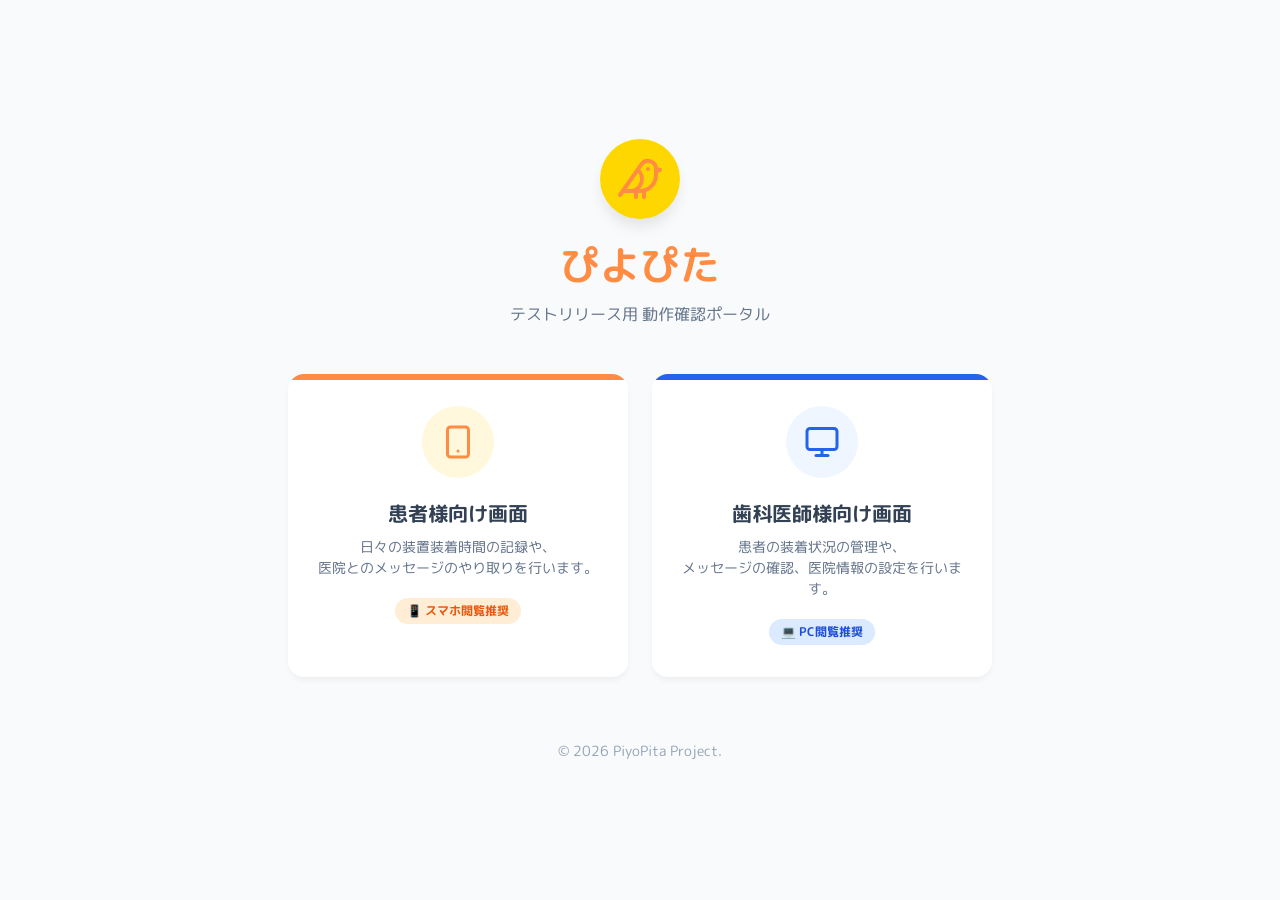
<file: index.html>
<!DOCTYPE html>
<html lang="ja">
<head>
  <meta charset="UTF-8" />
  <meta name="viewport" content="width=device-width, initial-scale=1.0" />
  <title>ぴよぴた - テストリリース ポータル</title>
  
  <link rel="preconnect" href="https://fonts.googleapis.com" />
  <link rel="preconnect" href="https://fonts.gstatic.com" crossorigin />
  <link href="https://fonts.googleapis.com/css2?family=M+PLUS+Rounded+1c:wght@400;500;700&display=swap" rel="stylesheet" />

  <style>
    :root {
      --bg-color: #f8fafc;
      --text-main: #334155;
      --text-sub: #64748b;
      --patient-primary: #FF8C42;
      --patient-bg: #FFF8DC;
      --doctor-primary: #2563eb;
      --doctor-bg: #eff6ff;
    }

    * {
      box-sizing: border-box;
      margin: 0;
      padding: 0;
    }

    body {
      font-family: 'M PLUS Rounded 1c', -apple-system, BlinkMacSystemFont, sans-serif;
      background-color: var(--bg-color);
      color: var(--text-main);
      display: flex;
      flex-direction: column;
      align-items: center;
      justify-content: center;
      min-height: 100vh;
      padding: 2rem 1rem;
    }

    .container {
      max-width: 800px;
      width: 100%;
      text-align: center;
    }

    .logo {
      margin-bottom: 2.5rem;
    }

    .logo-icon {
      width: 80px;
      height: 80px;
      background-color: #FFD700;
      border-radius: 50%;
      display: flex;
      align-items: center;
      justify-content: center;
      margin: 0 auto 1rem;
      box-shadow: 0 10px 15px -3px rgba(0,0,0,0.1);
    }

    .logo-icon svg {
      width: 48px;
      height: 48px;
      color: var(--patient-primary);
    }

    h1 {
      color: var(--patient-primary);
      font-size: 2.5rem;
      font-weight: 700;
      margin-bottom: 0.5rem;
    }

    .desc {
      color: var(--text-sub);
      font-size: 1rem;
      margin-bottom: 3rem;
    }

    /* ボタン（リンクカード）のレイアウト */
    .links-grid {
      display: flex;
      flex-wrap: wrap;
      gap: 1.5rem;
      justify-content: center;
    }

    .card {
      background: white;
      border-radius: 1rem;
      padding: 2rem 1.5rem;
      width: 100%;
      max-width: 340px;
      text-decoration: none;
      color: var(--text-main);
      box-shadow: 0 4px 6px -1px rgba(0,0,0,0.05);
      transition: transform 0.2s ease, box-shadow 0.2s ease;
      display: flex;
      flex-direction: column;
      align-items: center;
      position: relative;
      overflow: hidden;
    }

    .card:hover {
      transform: translateY(-5px);
      box-shadow: 0 15px 25px -5px rgba(0,0,0,0.1);
    }

    .card::before {
      content: '';
      position: absolute;
      top: 0;
      left: 0;
      right: 0;
      height: 6px;
    }

    /* 患者向けカードの装飾 */
    .card.patient::before { background-color: var(--patient-primary); }
    .card.patient .icon-wrap { background-color: var(--patient-bg); color: var(--patient-primary); }
    .card.patient .recommend { background-color: #ffedd5; color: #ea580c; }

    /* 歯科医師向けカードの装飾 */
    .card.doctor::before { background-color: var(--doctor-primary); }
    .card.doctor .icon-wrap { background-color: var(--doctor-bg); color: var(--doctor-primary); }
    .card.doctor .recommend { background-color: #dbeafe; color: #1d4ed8; }

    .icon-wrap {
      width: 72px;
      height: 72px;
      border-radius: 50%;
      display: flex;
      align-items: center;
      justify-content: center;
      margin-bottom: 1.25rem;
    }

    .icon-wrap svg {
      width: 36px;
      height: 36px;
    }

    .card h2 {
      font-size: 1.25rem;
      font-weight: 700;
      margin-bottom: 0.5rem;
    }

    .card p {
      font-size: 0.875rem;
      color: var(--text-sub);
      line-height: 1.5;
    }

    .recommend {
      display: inline-block;
      margin-top: 1.25rem;
      padding: 0.25rem 0.75rem;
      border-radius: 999px;
      font-size: 0.75rem;
      font-weight: 700;
    }

    footer {
      margin-top: 4rem;
      color: #94a3b8;
      font-size: 0.875rem;
    }

    /* スマホ向け調整 */
    @media (max-width: 600px) {
      h1 { font-size: 2rem; }
      .card { max-width: 100%; }
    }
  </style>
</head>
<body>

  <div class="container">
    <div class="logo">
      <div class="logo-icon">
        <svg xmlns="http://www.w3.org/2000/svg" viewBox="0 0 24 24" fill="none" stroke="currentColor" stroke-width="2" stroke-linecap="round" stroke-linejoin="round">
          <path d="M16 7h.01"/><path d="M3.4 18H12a8 8 0 0 0 8-8V7a4 4 0 0 0-7.28-2.3L2 20"/><path d="m20 7 2 .5-2 .5"/><path d="M10 18v3"/><path d="M14 17.75V21"/><path d="M7 18a6 6 0 0 0 3.84-10.61"/>
        </svg>
      </div>
      <h1>ぴよぴた</h1>
      <p class="desc">テストリリース用 動作確認ポータル</p>
    </div>

    <div class="links-grid">
      <a href="PiyoPita-Mobile-Web/index.html" class="card patient">
        <div class="icon-wrap">
          <svg xmlns="http://www.w3.org/2000/svg" viewBox="0 0 24 24" fill="none" stroke="currentColor" stroke-width="2" stroke-linecap="round" stroke-linejoin="round">
            <rect x="5" y="2" width="14" height="20" rx="2" ry="2"/><line x1="12" y1="18" x2="12.01" y2="18"/>
          </svg>
        </div>
        <h2>患者様向け画面</h2>
        <p>日々の装置装着時間の記録や、<br>医院とのメッセージのやり取りを行います。</p>
        <span class="recommend">📱 スマホ閲覧推奨</span>
      </a>

      <a href="PiyoPita-PC-Web/index.html" class="card doctor">
        <div class="icon-wrap">
          <svg xmlns="http://www.w3.org/2000/svg" viewBox="0 0 24 24" fill="none" stroke="currentColor" stroke-width="2" stroke-linecap="round" stroke-linejoin="round">
            <rect x="2" y="3" width="20" height="14" rx="2" ry="2"/><line x1="8" y1="21" x2="16" y2="21"/><line x1="12" y1="17" x2="12" y2="21"/>
          </svg>
        </div>
        <h2>歯科医師様向け画面</h2>
        <p>患者の装着状況の管理や、<br>メッセージの確認、医院情報の設定を行います。</p>
        <span class="recommend">💻 PC閲覧推奨</span>
      </a>
    </div>
  </div>

  <footer>
    &copy; 2026 PiyoPita Project.
  </footer>

</body>
</html>
</file>
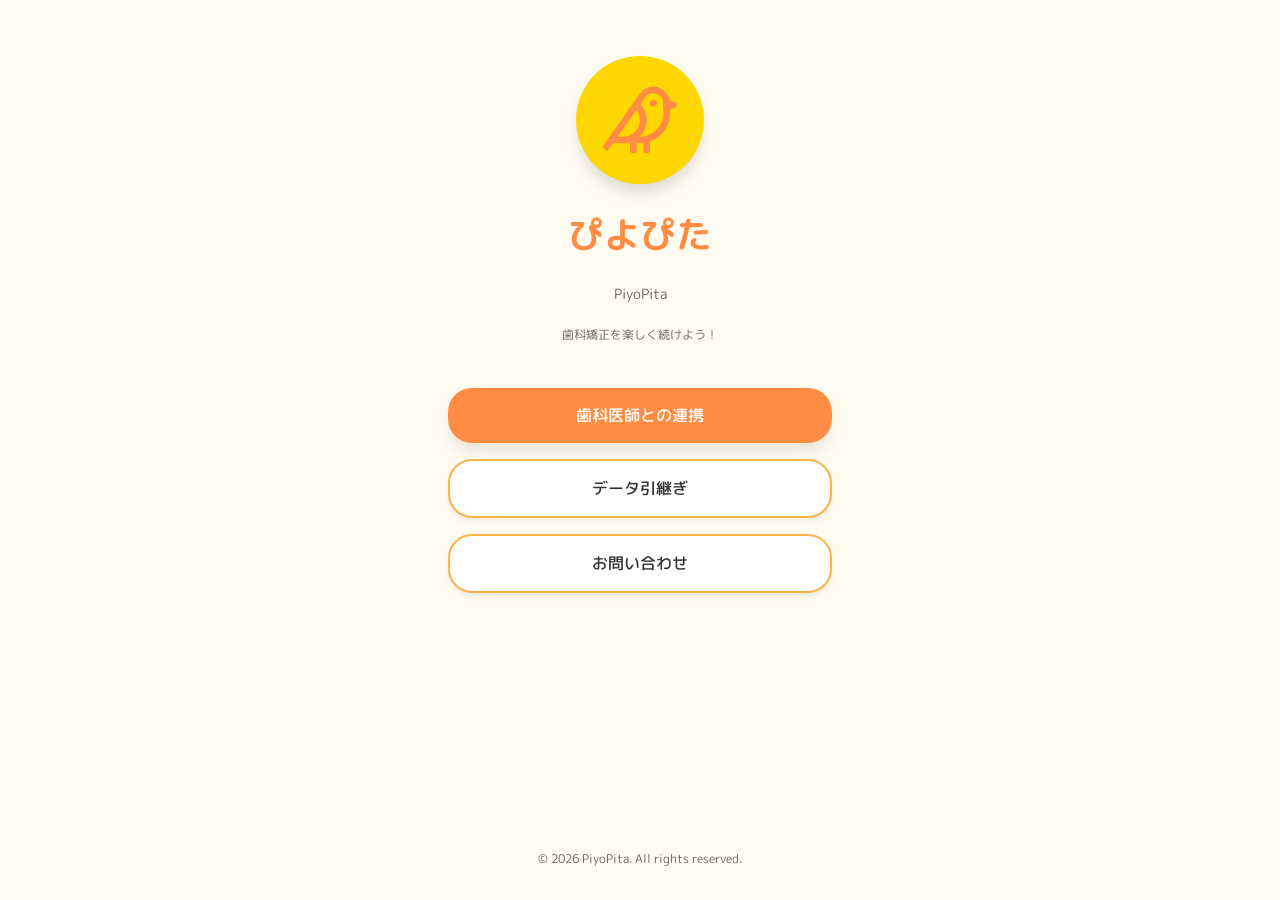
<file: PiyoPita-Mobile-Web/index.html>
<!DOCTYPE html>
<html lang="ja">
<head>
  <meta charset="UTF-8" />
  <meta name="viewport" content="width=device-width, initial-scale=1, maximum-scale=1, viewport-fit=cover" />
  <title>ぴよぴた - PiyoPita</title>
  <link rel="preconnect" href="https://fonts.googleapis.com" />
  <link rel="preconnect" href="https://fonts.gstatic.com" crossorigin />
  <link href="https://fonts.googleapis.com/css2?family=M+PLUS+Rounded+1c:wght@400;500;700&display=swap" rel="stylesheet" />
  <link rel="stylesheet" href="css/styles.css" />
</head>
<body>
  <div id="app"></div>
  <script type="module" src="js/app.js"></script>
</body>
</html>
</file>
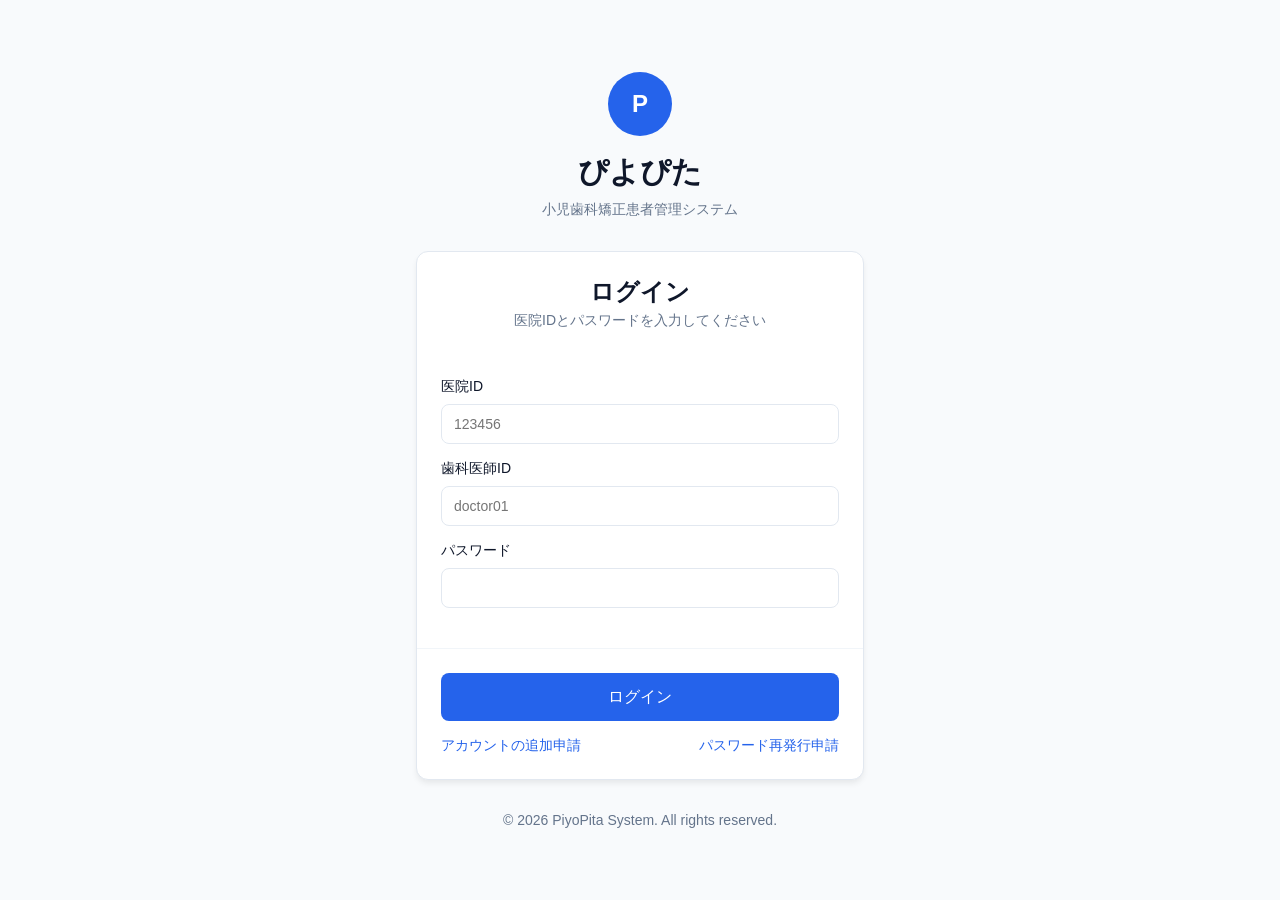
<file: PiyoPita-PC-Web/index.html>
<!DOCTYPE html>
<html lang="ja">
<head>
  <meta charset="UTF-8" />
  <meta name="viewport" content="width=device-width, initial-scale=1" />
  <title>ぴよぴた - 小児歯科矯正患者管理システム</title>
  <link rel="stylesheet" href="css/styles.css" />
</head>
<body>
  <div id="app"></div>
  <script type="module" src="js/app.js"></script>
</body>
</html>
</file>
<file: PiyoPita-Mobile-Web/css/styles.css>
/* ぴよぴた モバイル - メインスタイル（各ファイルをインポート） */
@import url('base/variables.css');
@import url('base/reset.css');
@import url('components/common.css');
@import url('components/modal.css');
@import url('components/bottom-nav.css');
@import url('pages/top.css');
@import url('pages/terms.css');
@import url('pages/qr-scan.css');
@import url('pages/registration.css');
@import url('pages/calendar.css');
@import url('pages/record-qr.css');
@import url('pages/record-confirm.css');
@import url('pages/game.css');
@import url('pages/menu.css');
@import url('pages/device-info.css');
@import url('pages/messages.css');
</file>
<file: PiyoPita-PC-Web/css/styles.css>
/* ぴよぴた PC - メインスタイル（各ファイルをインポート） */
@import url('base/variables.css');
@import url('base/reset.css');
@import url('components/layout.css');
@import url('components/cards-buttons.css');
@import url('pages/login.css');
@import url('pages/home.css');
@import url('pages/patient-search.css');
@import url('pages/patient-detail.css');
@import url('components/modal.css');
@import url('pages/messages.css');
@import url('pages/settings.css');
@import url('pages/qr-modal.css');
</file>
